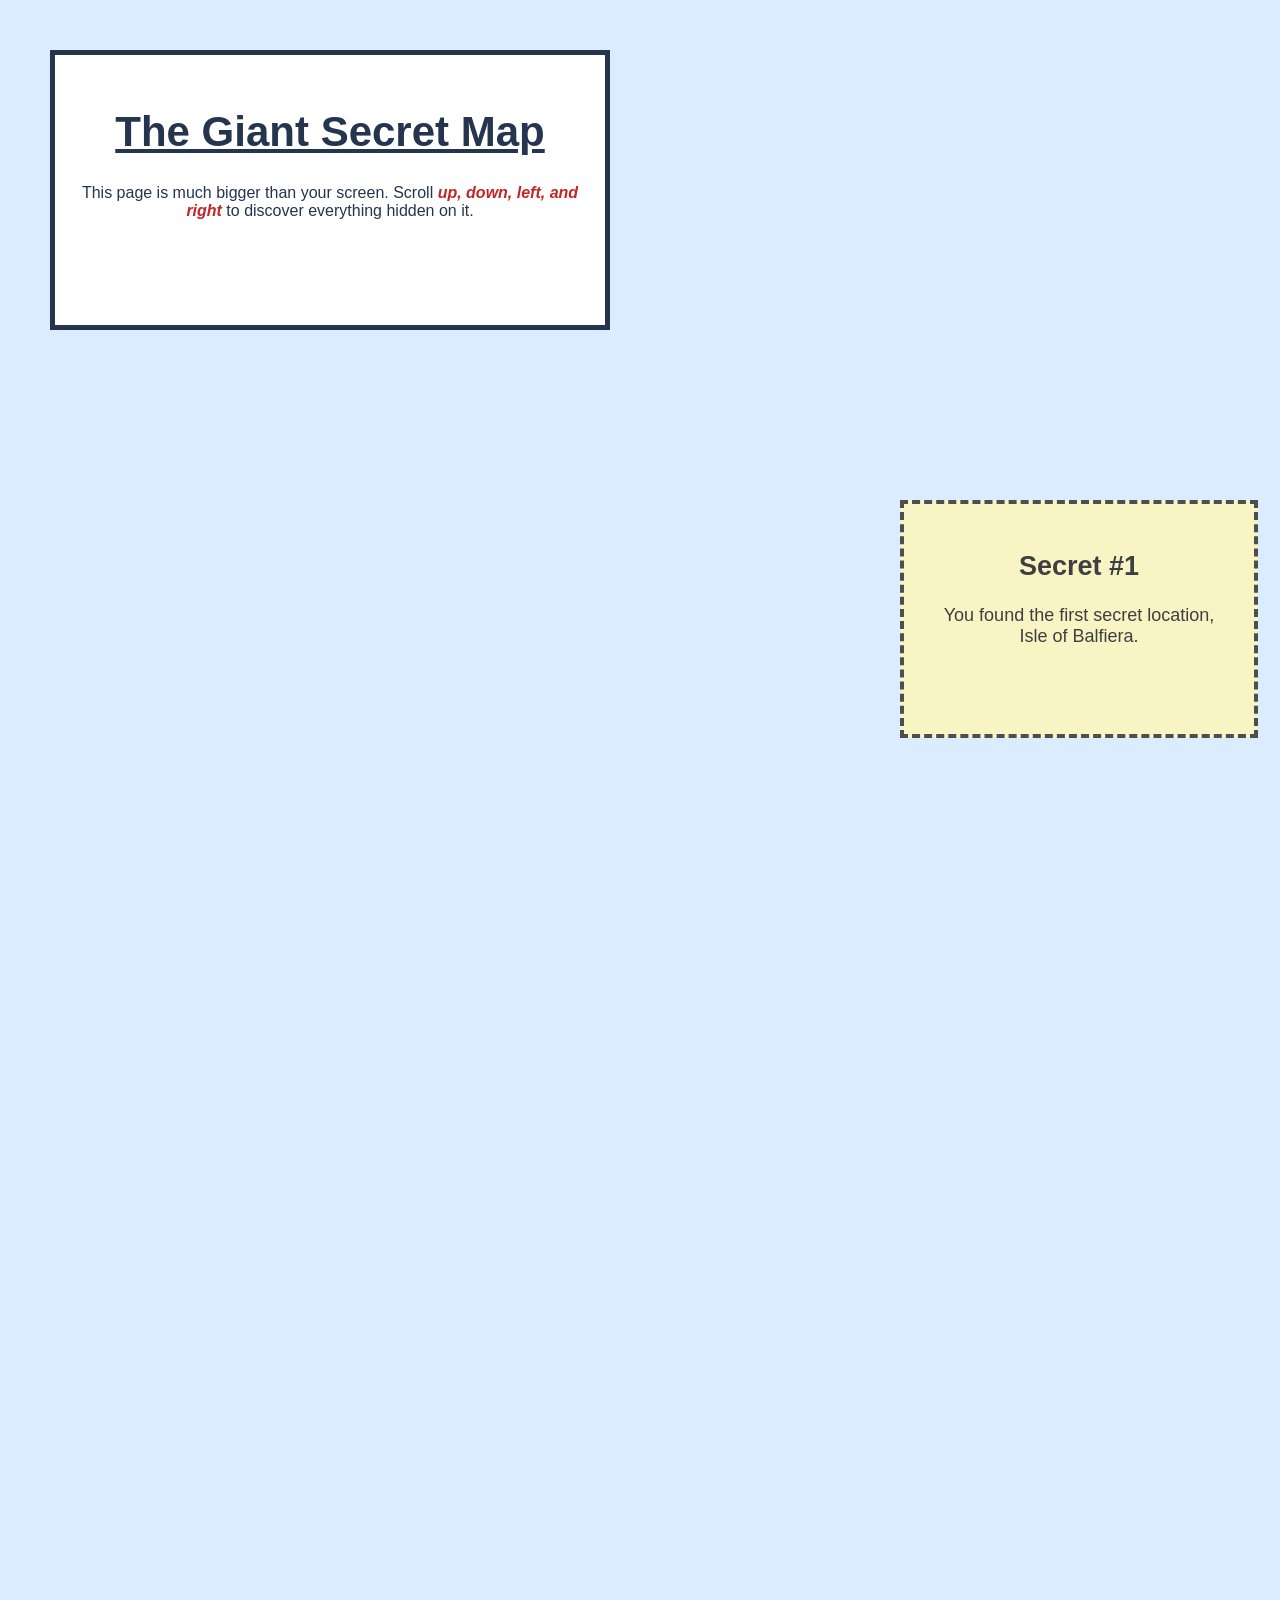
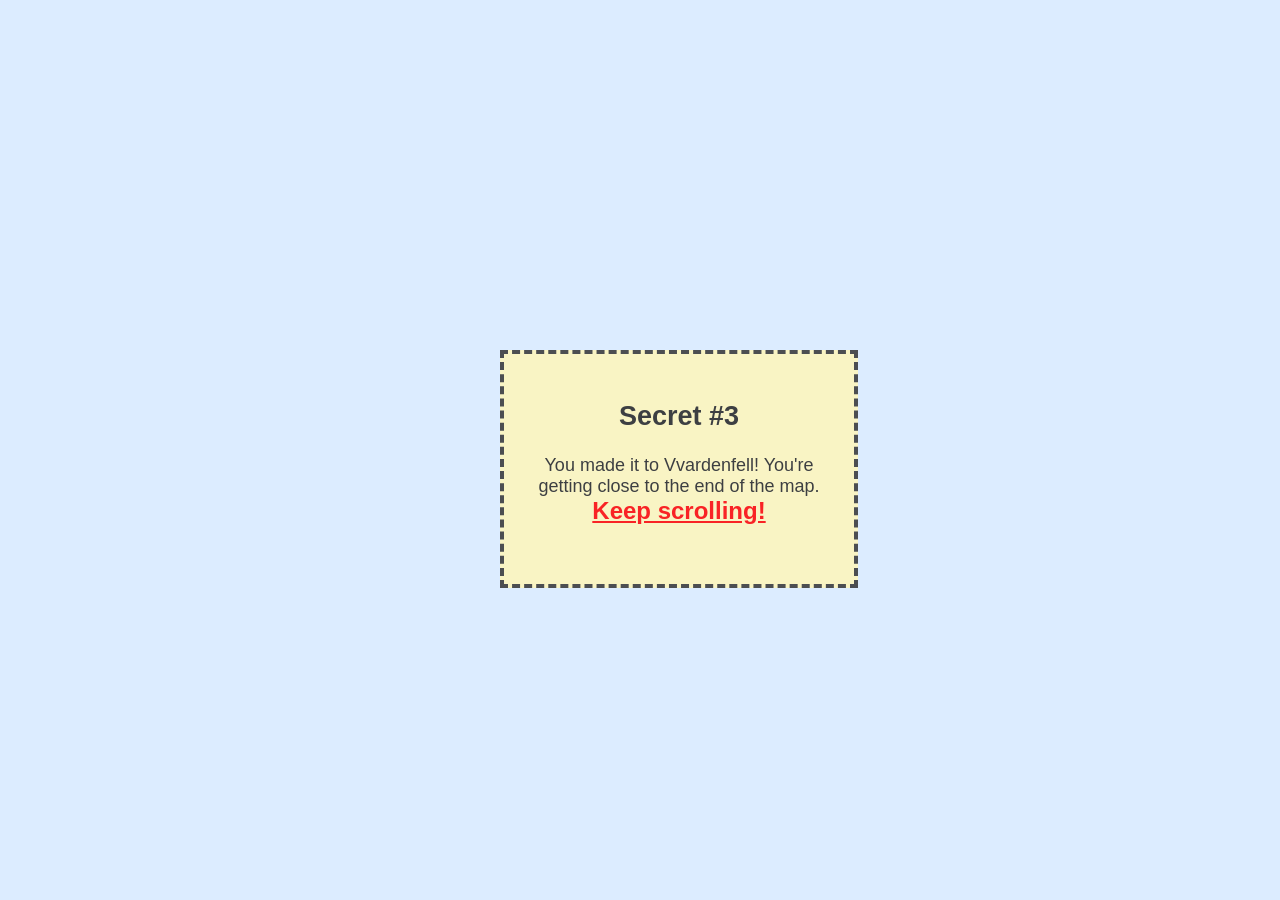
<file: bigwebsite/index.html>
<!DOCTYPE html>
<html lang="en">

<head>
    <meta charset="UTF-8">
    <meta name="viewport" content="width=device-width, initial-scale=1.0">
    <title>The Giant Secret Map</title>
    <link rel="stylesheet" href="css/style.css">
</head>

<body>
    <div id="welcome">
        <h1>The Giant Secret Map</h1>

        <p>
            This page is much bigger than your screen.
            Scroll <span class="important">up, down, left, and right</span>
            to discover everything hidden on it.
        </p>
    </div>


    <div class="secret secret-one">
        <h2>Secret #1</h2>
        <p>You found the first secret location, Isle of Balfiera.</p>
    </div>


    <div class="secret secret-two">
        <h2>Secret #2</h2>
        <p>
            You've made it to Skuldafn.
            You had to travel pretty far across the page to find this one.
        </p>
    </div>

    
    <img id="mystery-image"
         src="tamrielmap.jpg"
         alt="A mysterious image hidden on the giant webpage">


    <div class="secret secret-three">
        <h2>Secret #3</h2>

        <p>
            You made it to Vvardenfell!
            You're getting close to the end of the map.
            <span class="warning">Keep scrolling!</span>
        </p>
    </div>


    <div id="final-secret">
        <h2>FINAL SECRET</h2>

        <p>
            Congratulations! You made it all the way across the giant webpage.
            Perhaps the journey continues to Akavir?
        </p>
    </div>

</body>

</html>
</file>
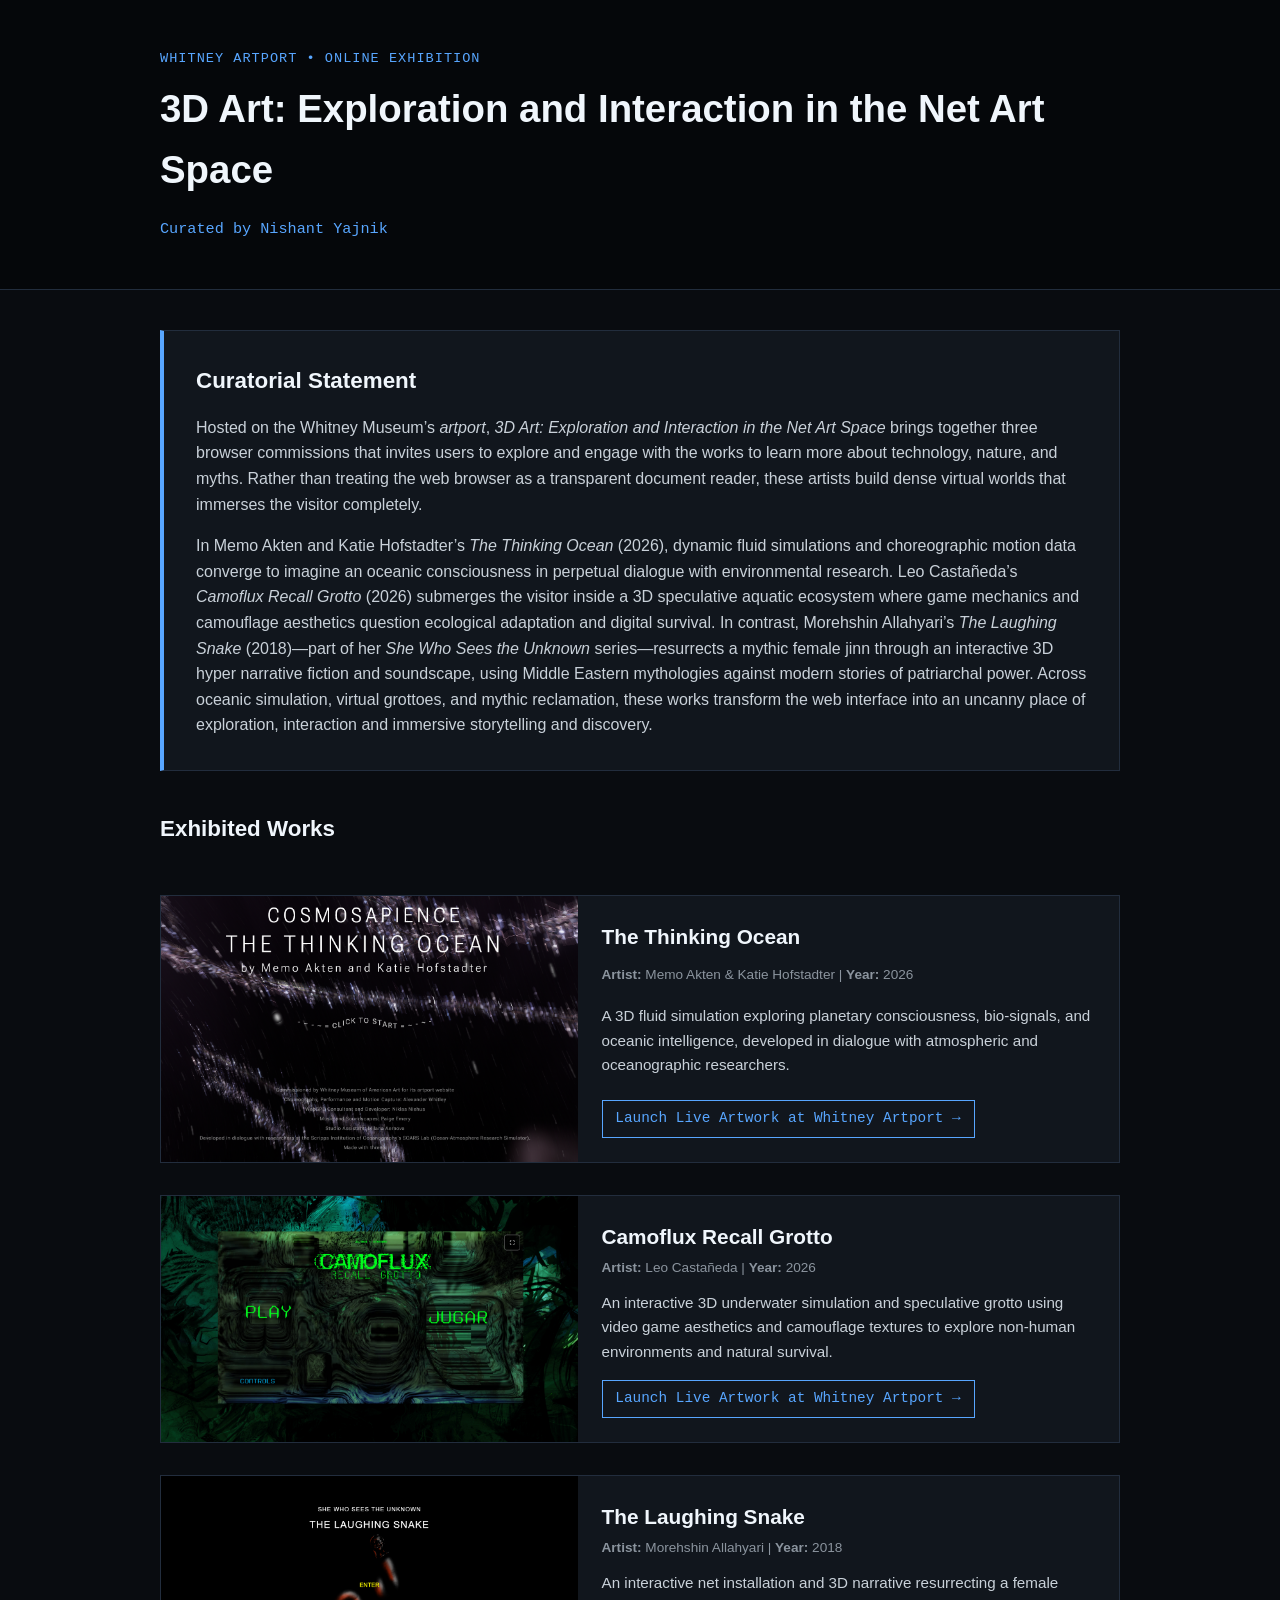
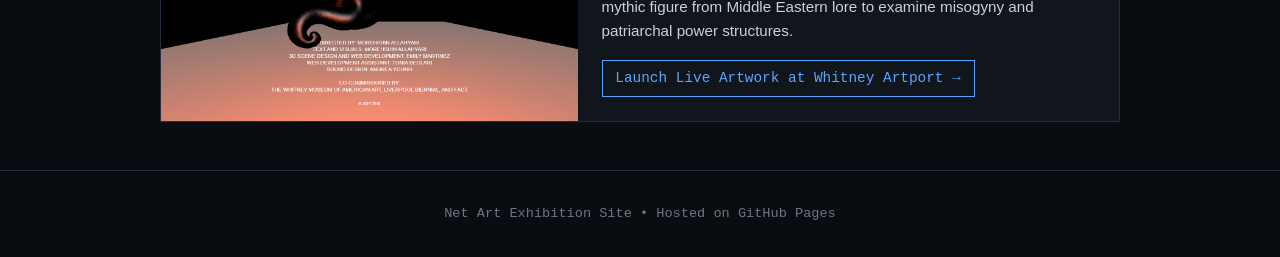
<file: exhibition/index.html>
<!DOCTYPE html>
<html lang="en">
<head>
  <meta charset="UTF-8">
  <meta name="viewport" content="width=device-width, initial-scale=1.0">
  <title>3D Art: Exploration and Interaction in the Net Art Space</title>
  <link rel="stylesheet" href="css/style.css">
</head>
<body>

  <header class="header">
    <div class="container">
      <p class="tagline">Whitney Artport &bull; Online Exhibition</p>
      <h1>3D Art: Exploration and Interaction in the Net Art Space</h1>
      <p class="curator">Curated by Nishant Yajnik</p>
    </div>
  </header>

  <main class="container">
    <section class="curatorial-statement">
      <h3>Curatorial Statement</h3>
      <p>
        Hosted on the Whitney Museum’s <em>artport</em>, <em>3D Art: Exploration and Interaction in the Net Art Space</em> brings together three 
        browser commissions that invites users to explore and engage with the works to learn more about technology, nature, and myths. 
        Rather than treating the web browser as a transparent document reader, these artists build dense 
        virtual worlds that immerses the visitor completely.
      </p>
      <p>
        In Memo Akten and Katie Hofstadter’s <em>The Thinking Ocean</em> (2026), dynamic fluid simulations and choreographic motion data converge to imagine an oceanic consciousness in perpetual dialogue 
        with environmental research. Leo Castañeda’s <em>Camoflux Recall Grotto</em> (2026) submerges the visitor 
        inside a 3D speculative aquatic ecosystem where game mechanics and camouflage aesthetics question ecological 
        adaptation and digital survival. In contrast, Morehshin Allahyari’s <em>The Laughing Snake</em> (2018)—part 
        of her <em>She Who Sees the Unknown</em> series—resurrects a mythic female jinn through an interactive 3D 
        hyper narrative fiction and soundscape, using Middle Eastern mythologies against modern stories of patriarchal power. Across oceanic simulation, virtual grottoes, and mythic reclamation, these works 
        transform the web interface into an uncanny place of exploration, interaction and immersive storytelling and discovery.
      </p>
    </section>

    <section class="artworks-list">
      <h3>Exhibited Works</h3>

      <article class="artwork-card">
        <figure class="artwork-image">
          <img src="img/cosmos.png" alt="Screenshot of The Thinking Ocean interactive 3D ocean and particle simulator">
        </figure>
        <div class="artwork-info">
          <h4>The Thinking Ocean</h4>
          <p class="meta"><strong>Artist:</strong> Memo Akten &amp; Katie Hofstadter | <strong>Year:</strong> 2026</p>
          <p class="description">
            A 3D fluid simulation exploring planetary consciousness, bio-signals, and oceanic intelligence, developed in dialogue with atmospheric and oceanographic researchers.
          </p>
          <p class="link-wrapper">
            <a href="https://artport.whitney.org/commissions/the-thinking-ocean/" target="_blank" rel="noopener noreferrer">Launch Live Artwork at Whitney Artport &rarr;</a>
          </p>
        </div>
      </article>

      <article class="artwork-card">
        <figure class="artwork-image">
          <img src="img/camogrotto.png" alt="Screenshot of Camoflux Recall Grotto showing an underwater 3D environment with rock formations and a blue orb">
        </figure>
        <div class="artwork-info">
          <h4>Camoflux Recall Grotto</h4>
          <p class="meta"><strong>Artist:</strong> Leo Castañeda | <strong>Year:</strong> 2026</p>
          <p class="description">
            An interactive 3D underwater simulation and speculative grotto using video game aesthetics and camouflage textures to explore non-human environments and natural survival.
          </p>
          <p class="link-wrapper">
            <a href="https://artport.whitney.org/commissions/camoflux-recall-grotto/" target="_blank" rel="noopener noreferrer">Launch Live Artwork at Whitney Artport &rarr;</a>
          </p>
        </div>
      </article>

      <article class="artwork-card">
        <figure class="artwork-image">
          <img src="img/laughingsnake.png" alt="Screenshot of The Laughing Snake interactive 3D scene and narrative interface">
        </figure>
        <div class="artwork-info">
          <h4>The Laughing Snake</h4>
          <p class="meta"><strong>Artist:</strong> Morehshin Allahyari | <strong>Year:</strong> 2018</p>
          <p class="description">
            An interactive net installation and 3D narrative resurrecting a female mythic figure from Middle Eastern lore to examine misogyny and patriarchal power structures.
          </p>
          <p class="link-wrapper">
            <a href="https://artport.whitney.org/commissions/laughing-snake/index.html" target="_blank" rel="noopener noreferrer">Launch Live Artwork at Whitney Artport &rarr;</a>
          </p>
        </div>
      </article>

    </section>
  </main>

  <footer class="footer">
    <div class="container">
      <p>Net Art Exhibition Site &bull; Hosted on GitHub Pages</p>
    </div>
  </footer>

</body>
</html>
</file>
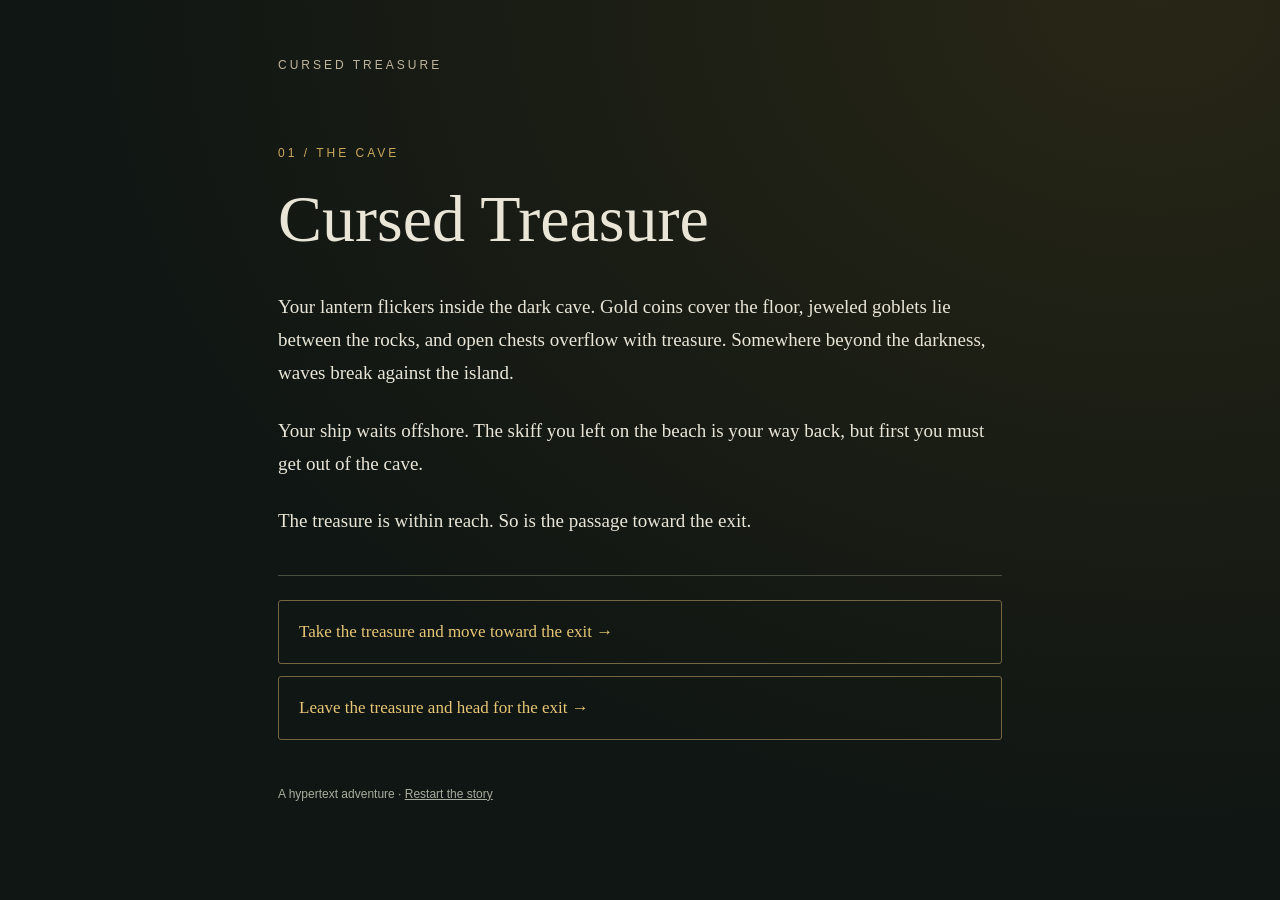
<file: hypertext/index.html>
<!DOCTYPE html>
<html lang="en"><head><meta charset="utf-8"><meta name="viewport" content="width=device-width, initial-scale=1"><meta name="description" content="Cursed Treasure: a branching cave adventure about temptation and escape."><title>Cursed Treasure — Cursed Treasure</title><link rel="stylesheet" href="style.css"></head><body><main><a class="brand" href="index.html">Cursed Treasure</a><div class="label">01 / The cave</div><h1>Cursed Treasure</h1><p>Your lantern flickers inside the dark cave. Gold coins cover the floor, jeweled goblets lie between the rocks, and open chests overflow with treasure. Somewhere beyond the darkness, waves break against the island.</p><p>Your ship waits offshore. The skiff you left on the beach is your way back, but first you must get out of the cave.</p><p>The treasure is within reach. So is the passage toward the exit.</p><nav aria-label="Story choices"><a href="take.html">Take the treasure and move toward the exit <span aria-hidden="true">→</span></a><a href="leave.html">Leave the treasure and head for the exit <span aria-hidden="true">→</span></a></nav><footer>A hypertext adventure · <a href="index.html">Restart the story</a></footer></main></body></html>
</file>
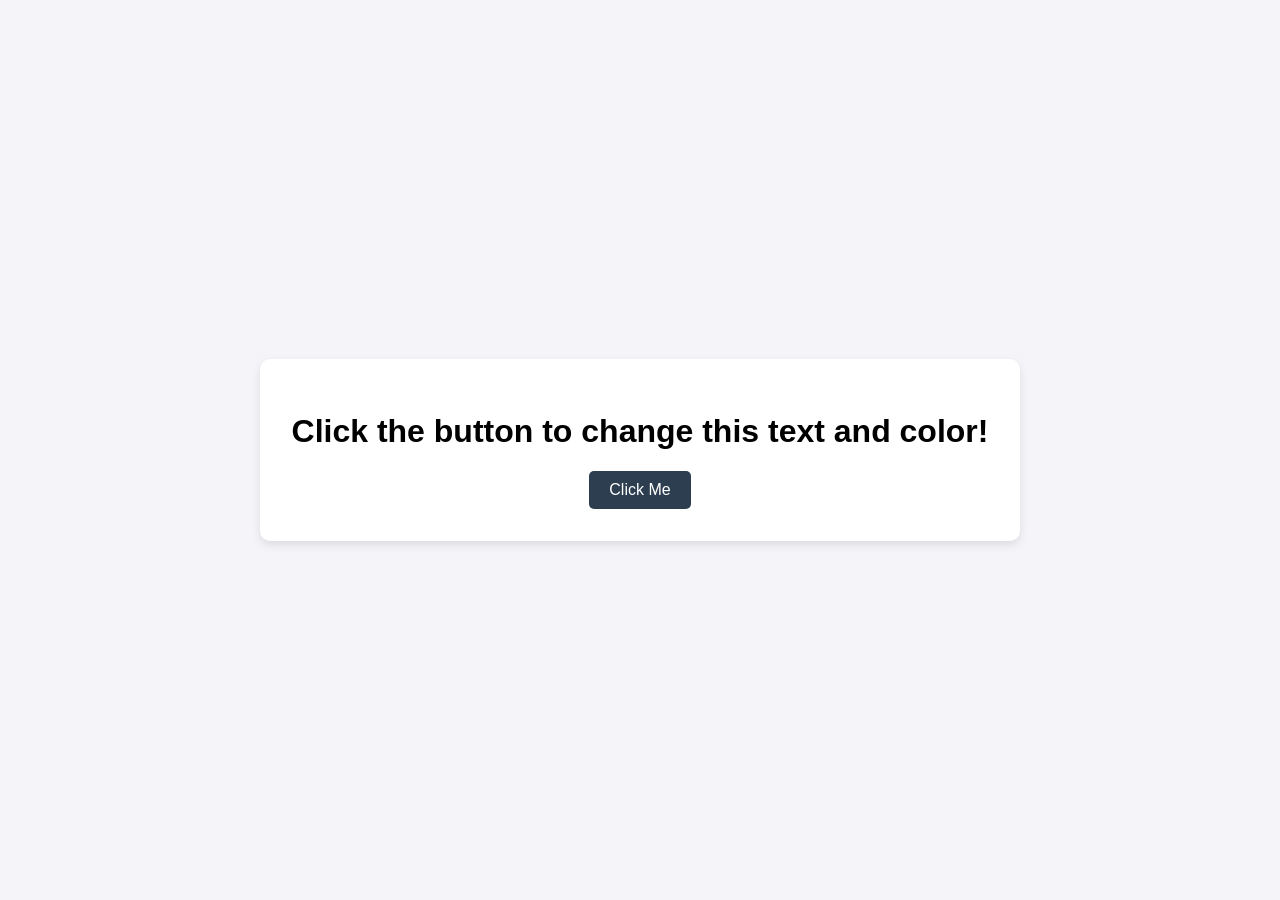
<file: jstest/index.html>
<!DOCTYPE html>
<html lang="en">
<head>
  <meta charset="UTF-8">
  <meta name="viewport" content="width=device-width, initial-scale=1.0">
  <title>JS Test Exercise</title>
  <link rel="stylesheet" href="css/style.css">
</head>
<body>

  <div class="container">
    <h1 id="main-heading">Click the button to change this text and color!</h1>
    <button id="change-btn">Click Me</button>
  </div>
  <script src="js/script.js"></script>
</body>
</html>
</file>
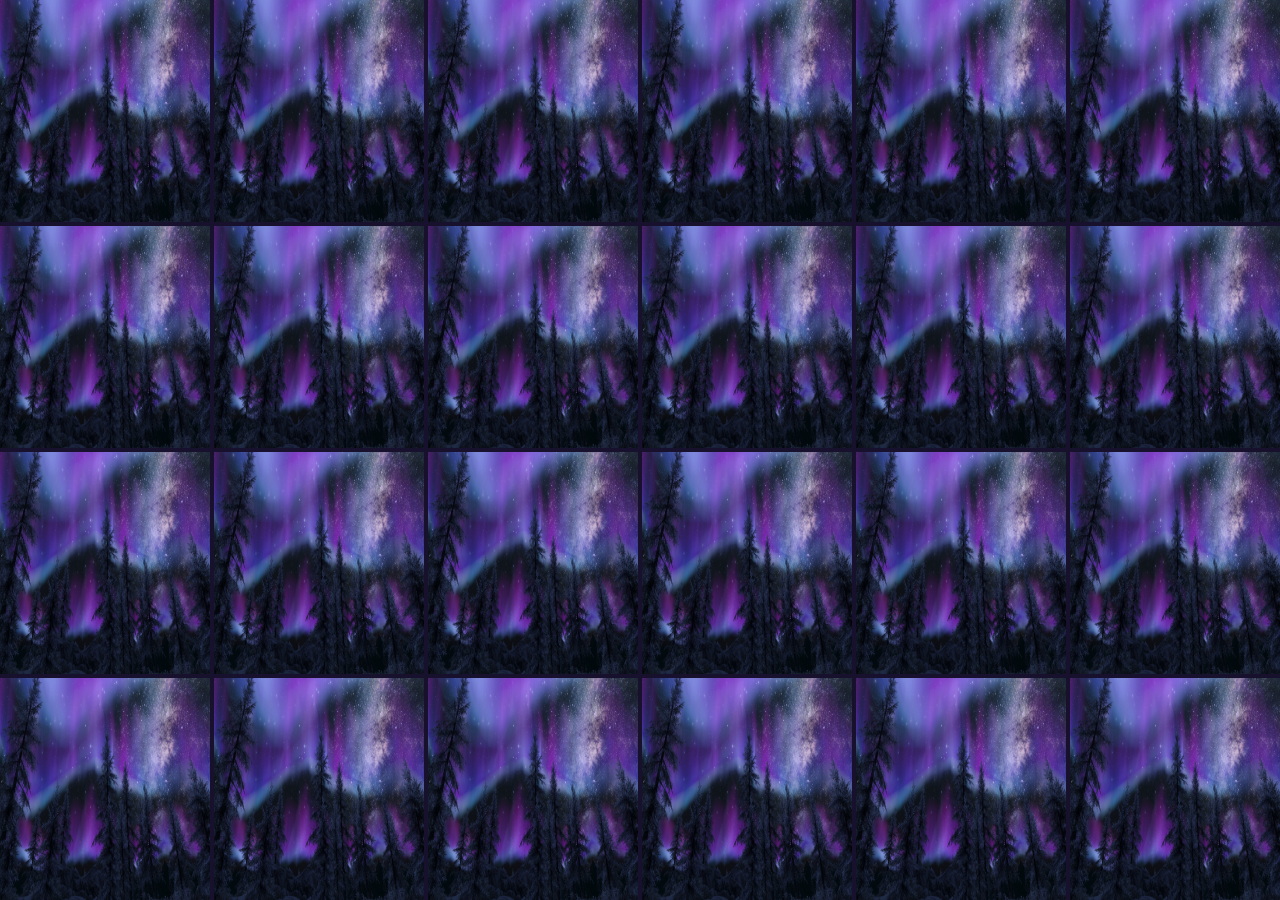
<file: quilt/index.html>
<!DOCTYPE html>
<html lang="en">
<head>
    <meta charset="UTF-8">
    <meta name="viewport" content="width=device-width, initial-scale=1.0">
    <title>Aurora Geometric Quilt</title>
    <link rel="stylesheet" href="css/style.css">
</head>
<body>

    <div class="quilt">
        <div class="tile"></div>
        <div class="tile"></div>
        <div class="tile"></div>
        <div class="tile"></div>
        <div class="tile"></div>
        <div class="tile"></div>

        <div class="tile"></div>
        <div class="tile"></div>
        <div class="tile"></div>
        <div class="tile"></div>
        <div class="tile"></div>
        <div class="tile"></div>

        <div class="tile"></div>
        <div class="tile"></div>
        <div class="tile"></div>
        <div class="tile"></div>
        <div class="tile"></div>
        <div class="tile"></div>

        <div class="tile"></div>
        <div class="tile"></div>
        <div class="tile"></div>
        <div class="tile"></div>
        <div class="tile"></div>
        <div class="tile"></div>
    </div>

</body>
</html>
</file>
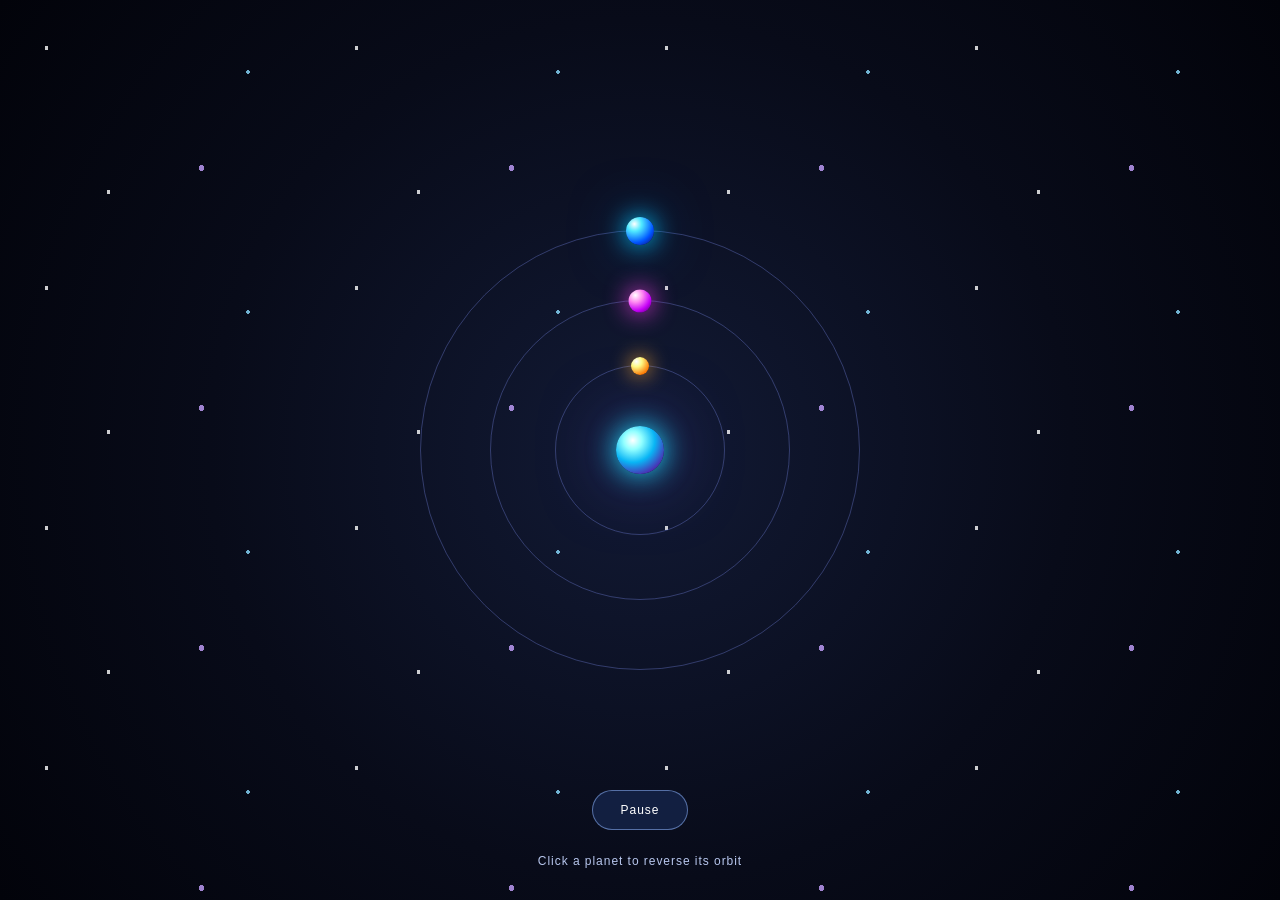
<file: screensaver/index.html>
<!DOCTYPE html>
<html lang="en">
<head>
    <meta charset="UTF-8">
    <meta name="viewport" content="width=device-width, initial-scale=1.0">
    <title>Nishant's Animated Screensaver</title>
    <link rel="stylesheet" href="css/style.css">
</head>
<body>

<main class="screen">

    
    <input type="checkbox" id="pause" class="toggle">
    <input type="checkbox" id="blue-reverse" class="toggle">
    <input type="checkbox" id="pink-reverse" class="toggle">
    <input type="checkbox" id="amber-reverse" class="toggle">

    <div class="stars"></div>

    <div class="orbit orbit-outer">
        <label for="blue-reverse"
               class="planet blue"
               title="Reverse blue orbit"></label>
    </div>

    <div class="orbit orbit-middle">
        <label for="pink-reverse"
               class="planet pink"
               title="Reverse pink orbit"></label>
    </div>

    <div class="orbit orbit-inner">
        <label for="amber-reverse"
               class="planet amber"
               title="Reverse amber orbit"></label>
    </div>

    <div class="sun"></div>

    <div class="controls">
        <label for="pause" class="pause-button">
            <span class="pause-text">Pause</span>
            <span class="resume-text">Resume</span>
        </label>
        <p>Click a planet to reverse its orbit</p>
    </div>

</main>

</body>
</html>
</file>
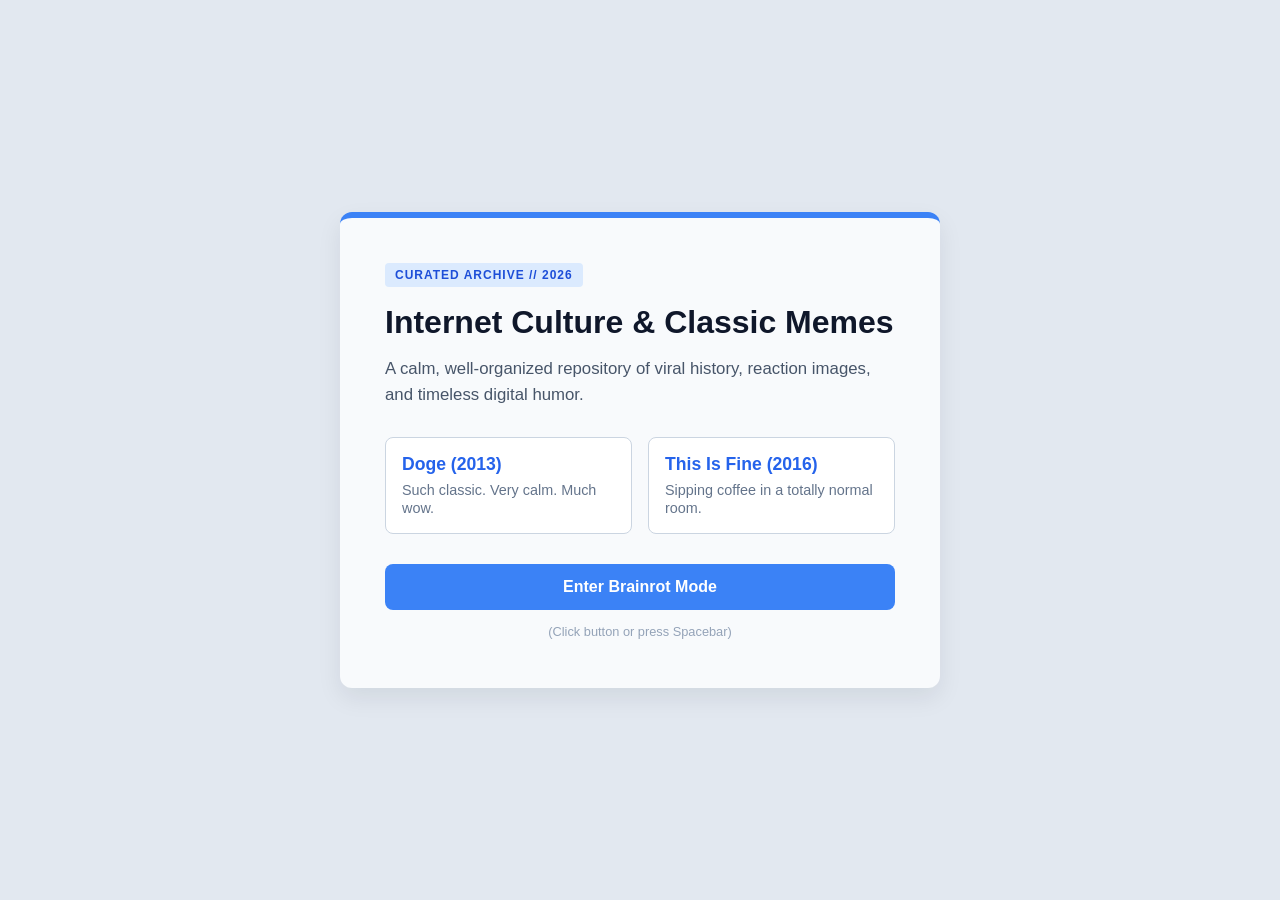
<file: transformation/index.html>
<!DOCTYPE html>
<html lang="en">
<head>
  <meta charset="UTF-8">
  <meta name="viewport" content="width=device-width, initial-scale=1.0">
  <title>The Meme Vault</title>
  <link rel="stylesheet" href="css/style.css">
</head>
<body>

  <main class="container" id="card">
    <span class="badge" id="badge">CURATED ARCHIVE // 2026</span>
    <h1 id="headline">Internet Culture & Classic Memes</h1>
    <p id="subtext">
      A calm, well-organized repository of viral history, reaction images, and timeless digital humor.
    </p>
    
    <div class="meme-grid">
      <div class="meme-card">
        <strong id="meme1-title">Doge (2013)</strong>
        <span id="meme1-desc">Such classic. Very calm. Much wow.</span>
      </div>
      <div class="meme-card">
        <strong id="meme2-title">This Is Fine (2016)</strong>
        <span id="meme2-desc">Sipping coffee in a totally normal room.</span>
      </div>
    </div>

    <button id="transform-btn">Enter Brainrot Mode</button>
    <p class="hint">(Click button or press Spacebar)</p>
  </main>

  <script src="js/script.js"></script>
</body>
</html>
</file>
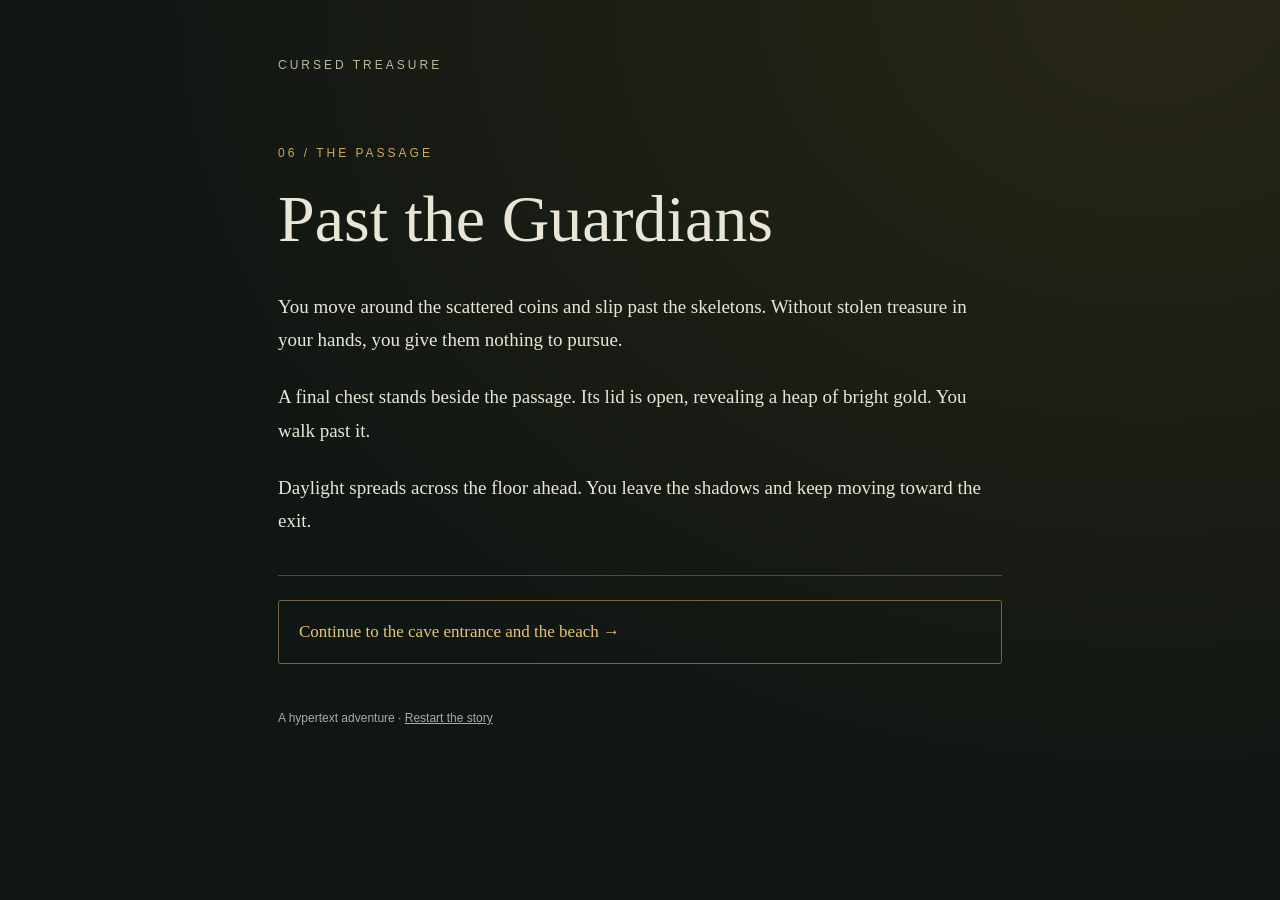
<file: hypertext/avoid.html>
<!DOCTYPE html>
<html lang="en"><head><meta charset="utf-8"><meta name="viewport" content="width=device-width, initial-scale=1"><meta name="description" content="Cursed Treasure: a branching cave adventure about temptation and escape."><title>Past the Guardians — Cursed Treasure</title><link rel="stylesheet" href="style.css"></head><body><main><a class="brand" href="index.html">Cursed Treasure</a><div class="label">06 / The passage</div><h1>Past the Guardians</h1><p>You move around the scattered coins and slip past the skeletons. Without stolen treasure in your hands, you give them nothing to pursue.</p><p>A final chest stands beside the passage. Its lid is open, revealing a heap of bright gold. You walk past it.</p><p>Daylight spreads across the floor ahead. You leave the shadows and keep moving toward the exit.</p><nav aria-label="Story choices"><a href="escape.html">Continue to the cave entrance and the beach <span aria-hidden="true">→</span></a></nav><footer>A hypertext adventure · <a href="index.html">Restart the story</a></footer></main></body></html>
</file>
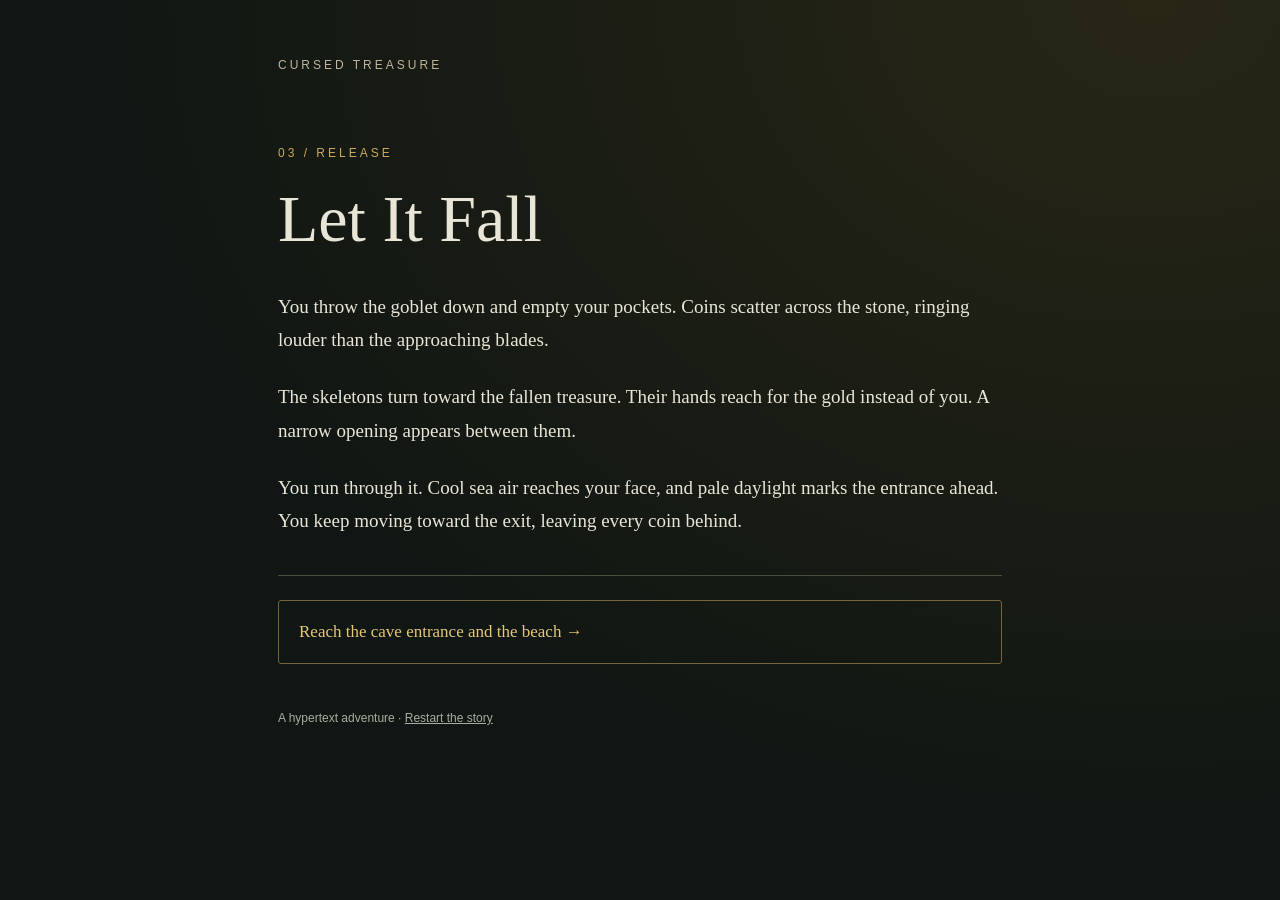
<file: hypertext/drop.html>
<!DOCTYPE html>
<html lang="en"><head><meta charset="utf-8"><meta name="viewport" content="width=device-width, initial-scale=1"><meta name="description" content="Cursed Treasure: a branching cave adventure about temptation and escape."><title>Let It Fall — Cursed Treasure</title><link rel="stylesheet" href="style.css"></head><body><main><a class="brand" href="index.html">Cursed Treasure</a><div class="label">03 / Release</div><h1>Let It Fall</h1><p>You throw the goblet down and empty your pockets. Coins scatter across the stone, ringing louder than the approaching blades.</p><p>The skeletons turn toward the fallen treasure. Their hands reach for the gold instead of you. A narrow opening appears between them.</p><p>You run through it. Cool sea air reaches your face, and pale daylight marks the entrance ahead. You keep moving toward the exit, leaving every coin behind.</p><nav aria-label="Story choices"><a href="escape.html">Reach the cave entrance and the beach <span aria-hidden="true">→</span></a></nav><footer>A hypertext adventure · <a href="index.html">Restart the story</a></footer></main></body></html>
</file>
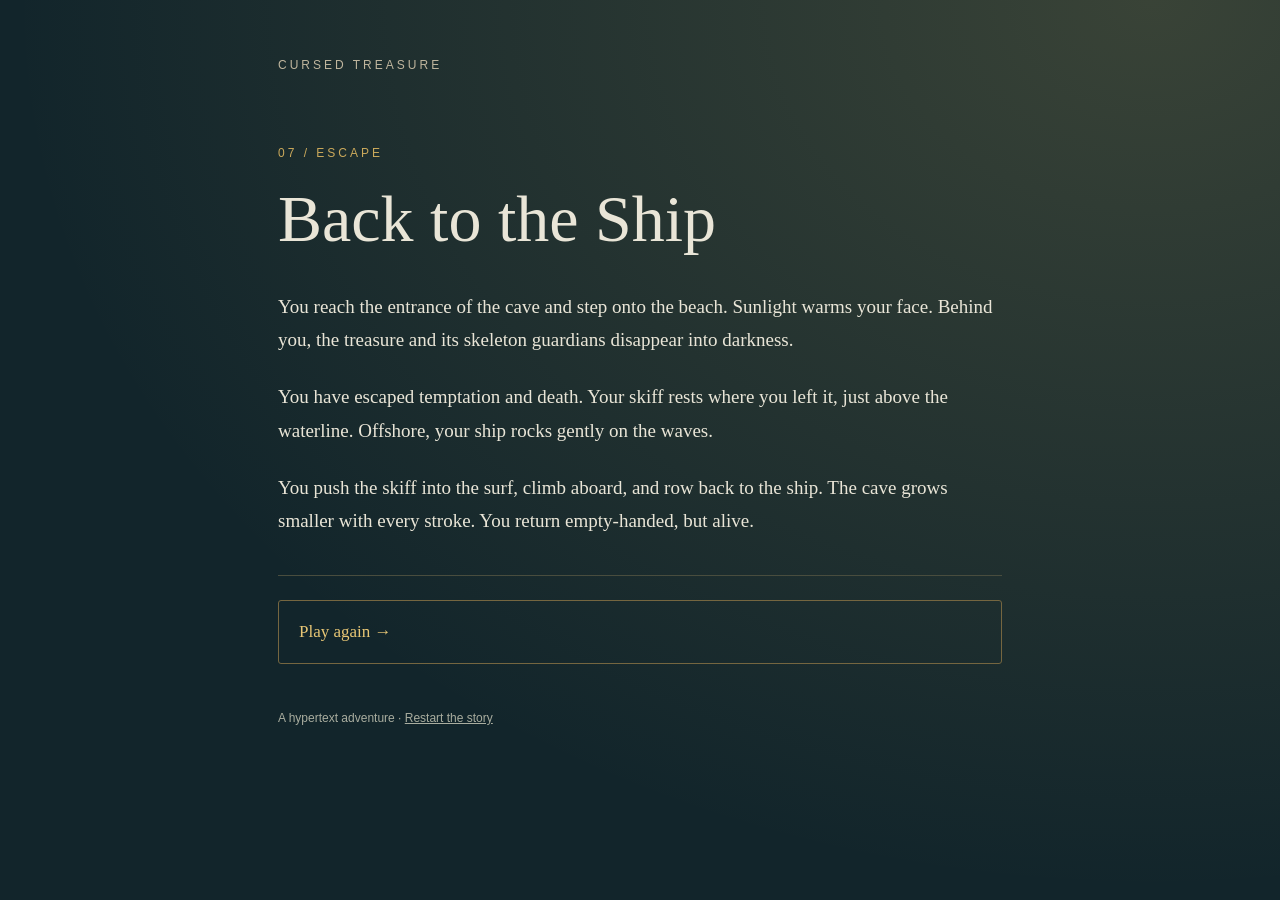
<file: hypertext/escape.html>
<!DOCTYPE html>
<html lang="en"><head><meta charset="utf-8"><meta name="viewport" content="width=device-width, initial-scale=1"><meta name="description" content="Cursed Treasure: a branching cave adventure about temptation and escape."><title>Back to the Ship — Cursed Treasure</title><link rel="stylesheet" href="style.css"></head><body class="escape"><main><a class="brand" href="index.html">Cursed Treasure</a><div class="label">07 / Escape</div><h1>Back to the Ship</h1><p>You reach the entrance of the cave and step onto the beach. Sunlight warms your face. Behind you, the treasure and its skeleton guardians disappear into darkness.</p><p>You have escaped temptation and death. Your skiff rests where you left it, just above the waterline. Offshore, your ship rocks gently on the waves.</p><p>You push the skiff into the surf, climb aboard, and row back to the ship. The cave grows smaller with every stroke. You return empty-handed, but alive.</p><nav aria-label="Story choices"><a href="index.html">Play again <span aria-hidden="true">→</span></a></nav><footer>A hypertext adventure · <a href="index.html">Restart the story</a></footer></main></body></html>
</file>
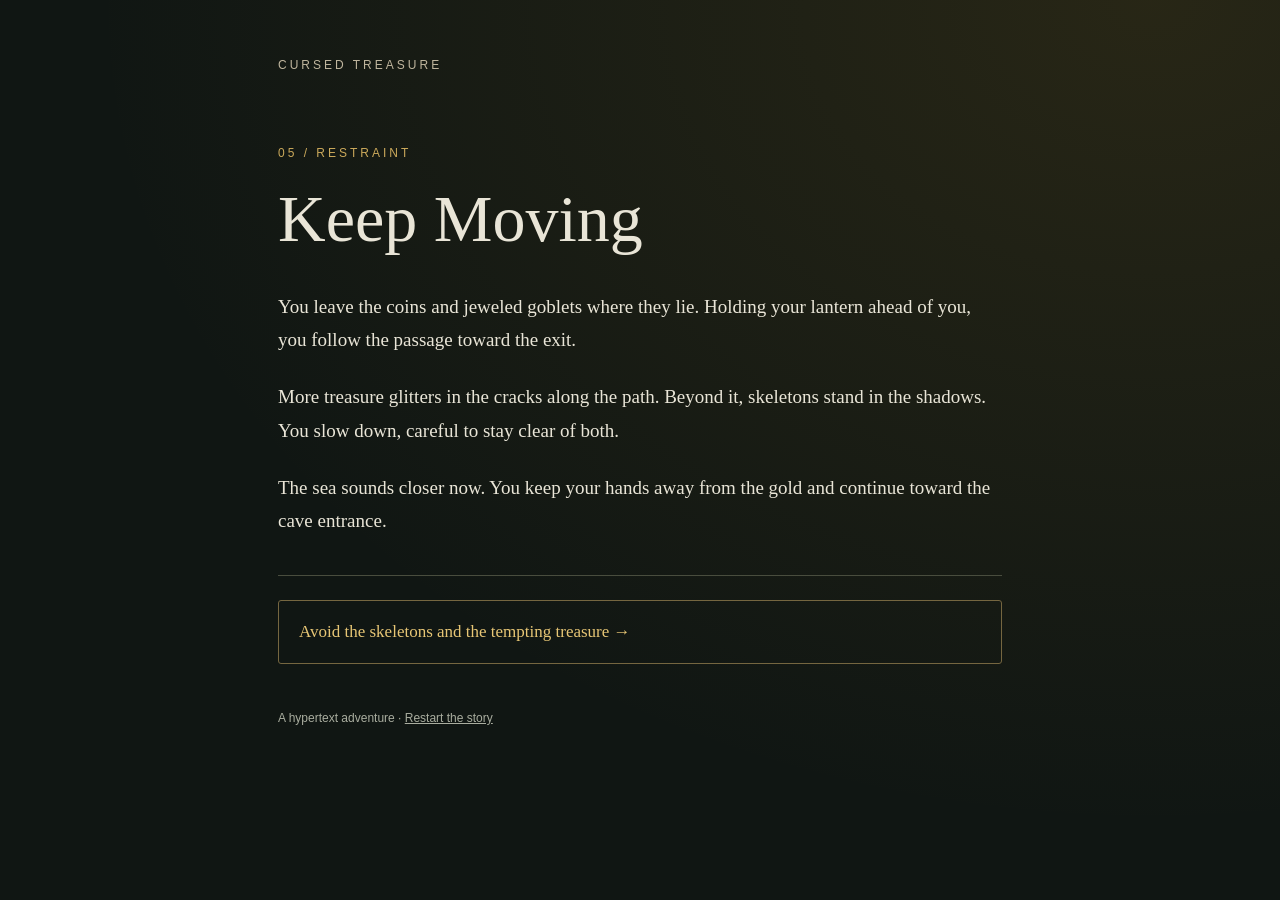
<file: hypertext/leave.html>
<!DOCTYPE html>
<html lang="en"><head><meta charset="utf-8"><meta name="viewport" content="width=device-width, initial-scale=1"><meta name="description" content="Cursed Treasure: a branching cave adventure about temptation and escape."><title>Keep Moving — Cursed Treasure</title><link rel="stylesheet" href="style.css"></head><body><main><a class="brand" href="index.html">Cursed Treasure</a><div class="label">05 / Restraint</div><h1>Keep Moving</h1><p>You leave the coins and jeweled goblets where they lie. Holding your lantern ahead of you, you follow the passage toward the exit.</p><p>More treasure glitters in the cracks along the path. Beyond it, skeletons stand in the shadows. You slow down, careful to stay clear of both.</p><p>The sea sounds closer now. You keep your hands away from the gold and continue toward the cave entrance.</p><nav aria-label="Story choices"><a href="avoid.html">Avoid the skeletons and the tempting treasure <span aria-hidden="true">→</span></a></nav><footer>A hypertext adventure · <a href="index.html">Restart the story</a></footer></main></body></html>
</file>
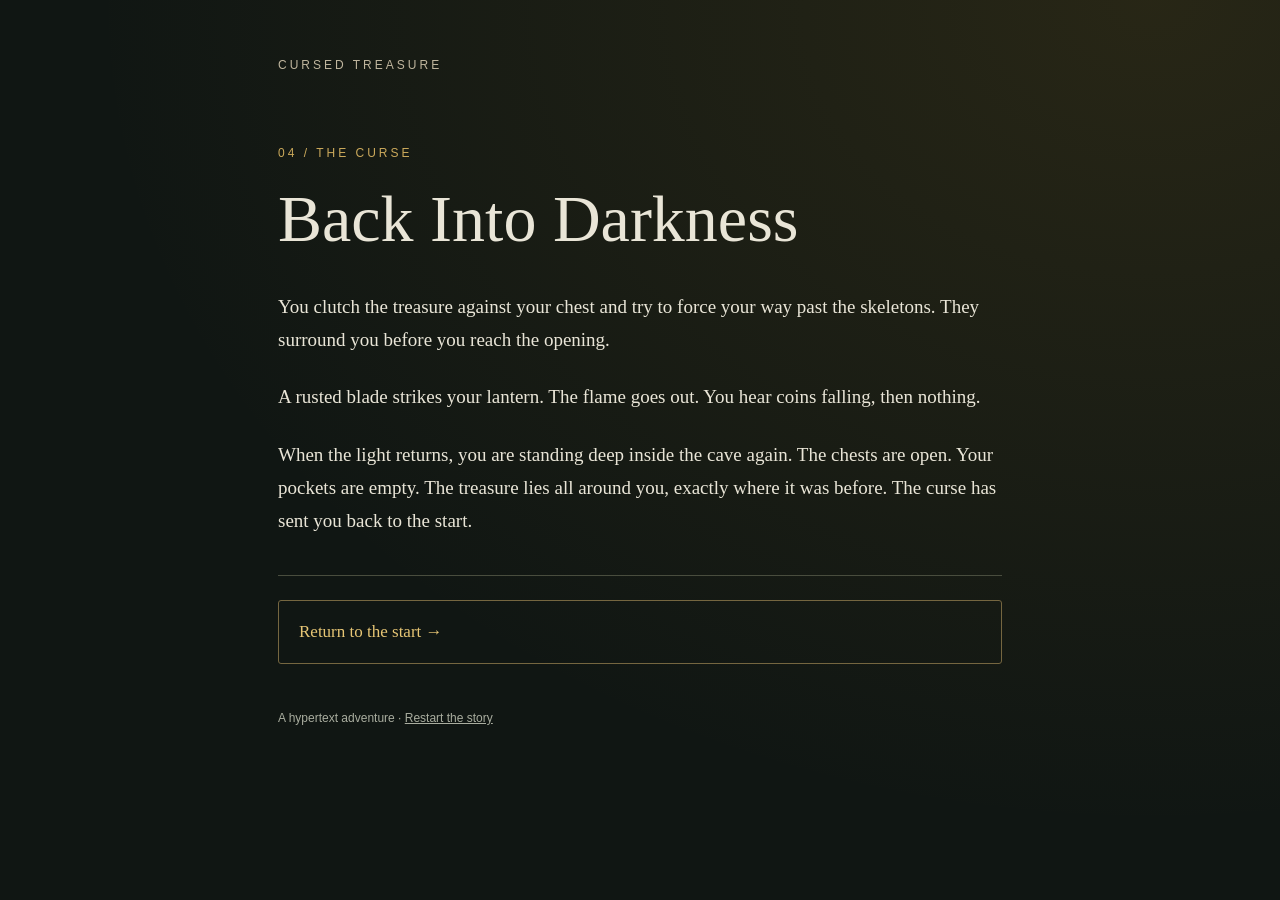
<file: hypertext/reset.html>
<!DOCTYPE html>
<html lang="en"><head><meta charset="utf-8"><meta name="viewport" content="width=device-width, initial-scale=1"><meta name="description" content="Cursed Treasure: a branching cave adventure about temptation and escape."><title>Back Into Darkness — Cursed Treasure</title><link rel="stylesheet" href="style.css"></head><body><main><a class="brand" href="index.html">Cursed Treasure</a><div class="label">04 / The curse</div><h1>Back Into Darkness</h1><p>You clutch the treasure against your chest and try to force your way past the skeletons. They surround you before you reach the opening.</p><p>A rusted blade strikes your lantern. The flame goes out. You hear coins falling, then nothing.</p><p>When the light returns, you are standing deep inside the cave again. The chests are open. Your pockets are empty. The treasure lies all around you, exactly where it was before. The curse has sent you back to the start.</p><nav aria-label="Story choices"><a href="index.html">Return to the start <span aria-hidden="true">→</span></a></nav><footer>A hypertext adventure · <a href="index.html">Restart the story</a></footer></main></body></html>
</file>
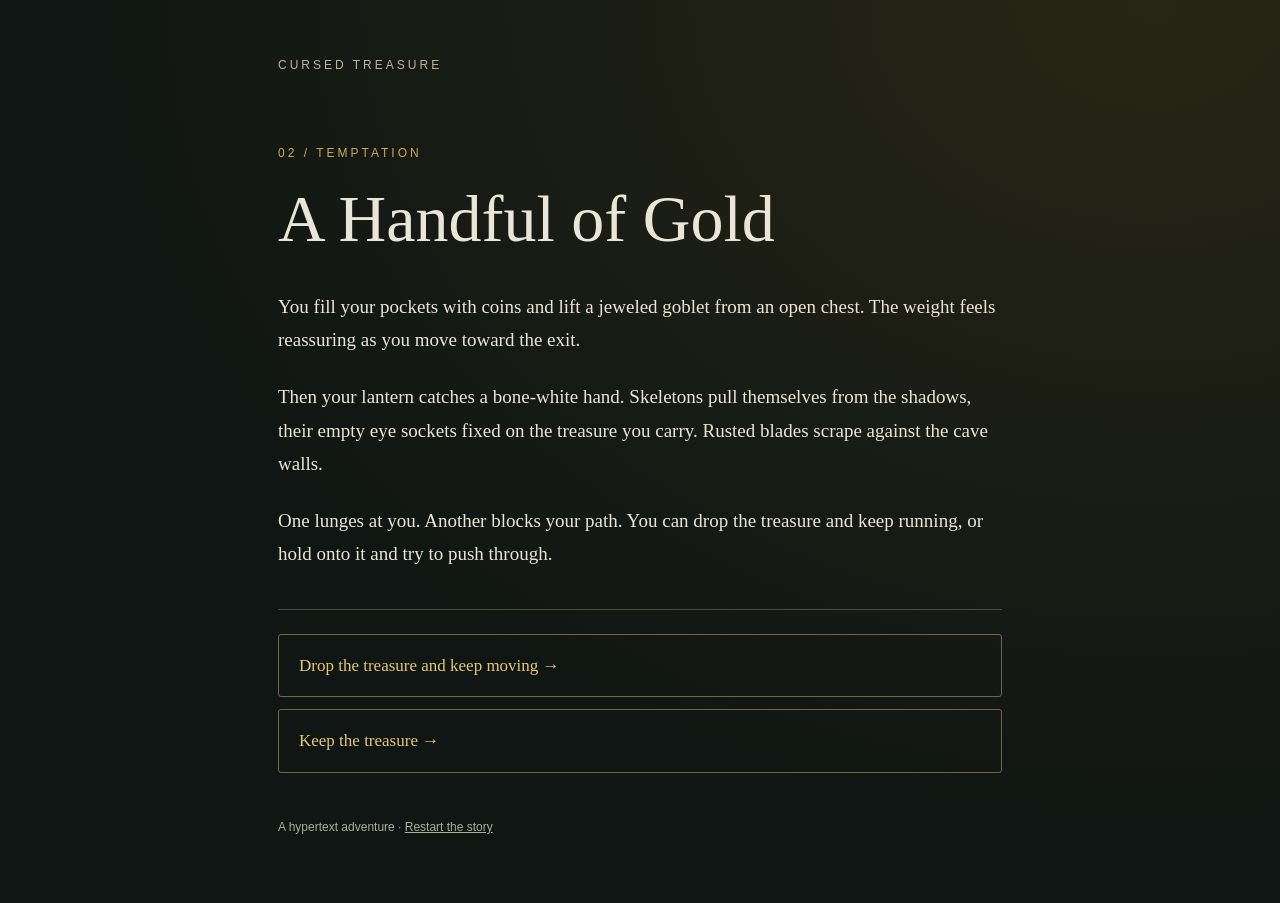
<file: hypertext/take.html>
<!DOCTYPE html>
<html lang="en"><head><meta charset="utf-8"><meta name="viewport" content="width=device-width, initial-scale=1"><meta name="description" content="Cursed Treasure: a branching cave adventure about temptation and escape."><title>A Handful of Gold — Cursed Treasure</title><link rel="stylesheet" href="style.css"></head><body><main><a class="brand" href="index.html">Cursed Treasure</a><div class="label">02 / Temptation</div><h1>A Handful of Gold</h1><p>You fill your pockets with coins and lift a jeweled goblet from an open chest. The weight feels reassuring as you move toward the exit.</p><p>Then your lantern catches a bone-white hand. Skeletons pull themselves from the shadows, their empty eye sockets fixed on the treasure you carry. Rusted blades scrape against the cave walls.</p><p>One lunges at you. Another blocks your path. You can drop the treasure and keep running, or hold onto it and try to push through.</p><nav aria-label="Story choices"><a href="drop.html">Drop the treasure and keep moving <span aria-hidden="true">→</span></a><a href="reset.html">Keep the treasure <span aria-hidden="true">→</span></a></nav><footer>A hypertext adventure · <a href="index.html">Restart the story</a></footer></main></body></html>
</file>
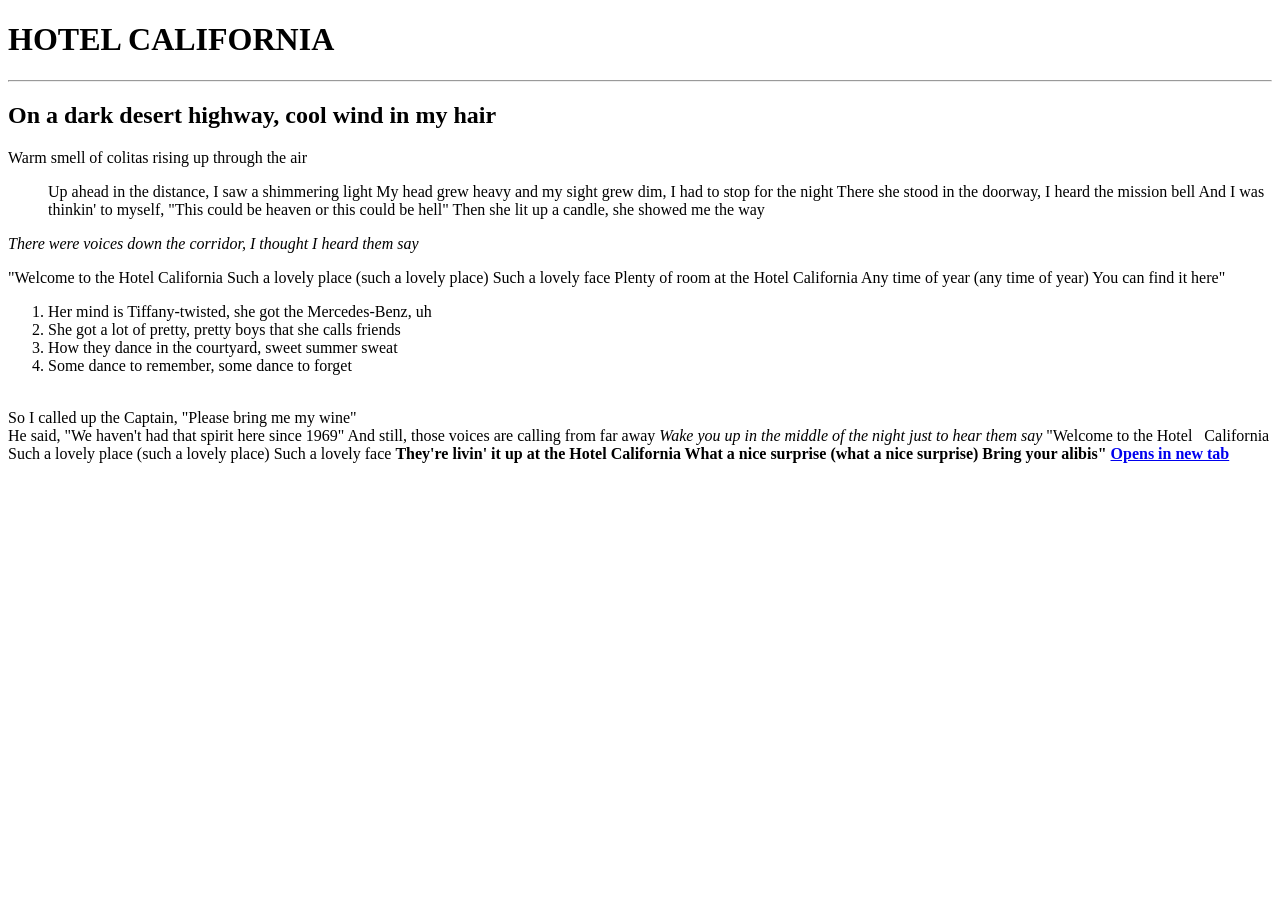
<file: poem/poem.html>
<!DOCTYPE html>
<html lang="en">
    <head>
        <meta charset = "UTF-8">
        <title>Nishant's HTML Document</title>
        <meta name = "viewport" content = "width = device - width, inital - scale = 1">
    </head>
    <body>
        <h1>HOTEL CALIFORNIA</h1>
        <hr>
        <h2>On a dark desert highway, cool wind in my hair</h2>
        Warm smell of colitas rising up through the air
        <ul>Up ahead in the distance, I saw a shimmering light
            My head grew heavy and my sight grew dim, I had to stop for the night
            There she stood in the doorway, I heard the mission bell
            And I was thinkin' to myself, "This could be heaven or this could be hell"
            Then she lit up a candle, she showed me the way
        </ul>
        <em>There were voices down the corridor, I thought I heard them say</em>
        <p>"Welcome to the Hotel California
        Such a lovely place (such a lovely place)
        Such a lovely face
        Plenty of room at the Hotel California
        Any time of year (any time of year)
        You can find it here"</p>
        <ol>
            <li>Her mind is Tiffany-twisted, she got the Mercedes-Benz, uh</li>
            <li>She got a lot of pretty, pretty boys that she calls friends</li>
            <li>How they dance in the courtyard, sweet summer sweat</li>
            <li>Some dance to remember, some dance to forget</li>
        </ol>
        <br>
        So I called up the Captain, "Please bring me my wine"
        <br>
        He said, "We haven't had that spirit here since 1969"
        And still, those voices are calling from far away
        <em>Wake you up in the middle of the night just to hear them say</em>
        "Welcome to the Hotel &nbsp; California
        Such a lovely place (such a lovely place)
        Such a lovely face
        <b>They're livin' it up at the Hotel California<b>
        What a nice surprise (what a nice surprise)
        Bring your alibis"
        <a href = "https://www.google.com/" target = "blank">Opens in new tab</a>
    </body>
</html>
</file>
<file: bigwebsite/css/style.css>
html,
body 
{
    position: relative;

    min-width: 2500px;
    min-height: 2500px;

    margin: 0;
    padding: 0;

    background-color: #dcecff;

    font-family: Arial, Helvetica, sans-serif;

    overflow: auto;
}

#welcome 
{
    width: 500px;
    height: 220px;

    margin: 50px;
    padding: 25px;

    border: 5px solid #25344f;

    background-color: white;
    color: #25344f;

    text-align: center;
}

h1 
{
    font-size: 42px;
    font-weight: bold;
    text-decoration: underline;
}

.important 
{
    color: #c22626;
    font-weight: bold;
    font-style: italic;
}

.secret 
{
    position: absolute;

    width: 300px;
    height: 180px;

    padding: 25px;

    border: 4px dashed #333333;

    background-color: #fff6ba;
    color: #222222;

    font-size: 18px;

    text-align: center;

    opacity: 0.85;
}

.secret-one 
{
    top: 500px;
    left: 900px;
}


.secret-two 
{
    top: 1100px;
    left: 1800px;
}


.secret-three 
{
    top: 1950px;
    left: 500px;
}

.warning 
{
    color: red;
    font-size: 24px;
    font-weight: bold;
    text-decoration: underline;
}


#mystery-image 
{
    position: absolute;

    top: 700px;
    left: 2000px;

    width: 350px;
    height: 350px;

    border: 10px solid white;

    opacity: 0.75;

    z-index: 1;
}


#final-secret {
    position: absolute;

    top: 2150px;
    left: 2050px;

    width: 350px;
    height: 200px;

    padding: 30px;

    margin: 20px;

    border: 8px solid #8b0000;

    background-color: #ffdddd;
    color: #8b0000;

    font-family: Georgia, serif;
    font-size: 22px;
    font-style: italic;
    font-weight: bold;

    text-align: center;

    text-decoration: underline;

    z-index: 2;
}
</file>
<file: exhibition/css/style.css>
:root {
  --bg: #090c10;
  --panel: #11161d;
  --border: #222d3d;
  --accent: #58a6ff;
  --text: #c9d1d9;
  --heading: #f0f6fc;
}

* {
  box-sizing: border-box;
  margin: 0;
  padding: 0;
}

body {
  background-color: var(--bg);
  color: var(--text);
  font-family: -apple-system, BlinkMacSystemFont, "Segoe UI", Roboto, Helvetica, Arial, sans-serif;
  line-height: 1.6;
}

.container {
  width: 90%;
  max-width: 960px;
  margin: 0 auto;
}

.header {
  padding: 3rem 0;
  border-bottom: 1px solid var(--border);
  background-color: #05070a;
}

.tagline {
  font-family: monospace;
  font-size: 0.85rem;
  color: var(--accent);
  text-transform: uppercase;
  letter-spacing: 1px;
}

.header h1 {
  font-size: 2.4rem;
  color: var(--heading);
  margin-top: 0.5rem;
}

.header h2 {
  font-size: 1.15rem;
  color: #8b949e;
  font-weight: 400;
  margin-top: 0.25rem;
}

.curator {
  margin-top: 1rem;
  font-family: monospace;
  font-size: 0.95rem;
  color: var(--accent);
}

.curatorial-statement {
  background-color: var(--panel);
  border: 1px solid var(--border);
  border-left: 4px solid var(--accent);
  padding: 2rem;
  margin: 2.5rem 0;
}

.curatorial-statement h3,
.artworks-list h3 {
  color: var(--heading);
  font-size: 1.4rem;
  margin-bottom: 1rem;
}

.curatorial-statement p {
  margin-bottom: 1rem;
}

.curatorial-statement p:last-child {
  margin-bottom: 0;
}

.artworks-list {
  display: flex;
  flex-direction: column;
  gap: 2rem;
  margin-bottom: 3rem;
}

.artwork-card {
  display: grid;
  grid-template-columns: 1fr 1.3fr;
  background-color: var(--panel);
  border: 1px solid var(--border);
  overflow: hidden;
}

.artwork-image {
  background-color: #000;
  display: flex;
  align-items: center;
  justify-content: center;
  min-height: 240px;
}

.artwork-image img {
  width: 100%;
  height: 100%;
  object-fit: cover;
  display: block;
}

.artwork-info {
  padding: 1.5rem;
  display: flex;
  flex-direction: column;
  justify-content: space-between;
}

.artwork-info h4 {
  color: var(--heading);
  font-size: 1.3rem;
  margin-bottom: 0.25rem;
}

.artwork-info .meta {
  font-size: 0.85rem;
  color: #8b949e;
  margin-bottom: 0.75rem;
}

.artwork-info .description {
  font-size: 0.95rem;
  margin-bottom: 1rem;
}

.link-wrapper a {
  display: inline-block;
  color: var(--accent);
  text-decoration: none;
  font-family: monospace;
  font-size: 0.9rem;
  border: 1px solid var(--accent);
  padding: 0.4rem 0.8rem;
  transition: all 0.2s ease;
}

.link-wrapper a:hover {
  background-color: var(--accent);
  color: #000;
}

.footer {
  text-align: center;
  padding: 2rem 0;
  border-top: 1px solid var(--border);
  font-size: 0.85rem;
  color: #6e7681;
  font-family: monospace;
}

@media (max-width: 768px) {
  .artwork-card {
    grid-template-columns: 1fr;
  }
}
</file>
<file: hypertext/style.css>
*{box-sizing:border-box}html{color-scheme:dark}body{margin:0;background:#101613;color:#e9e5d7;font-family:Georgia,"Times New Roman",serif;line-height:1.75;min-height:100vh;background-image:radial-gradient(ellipse at 90% 0%,#b4872725,transparent 65%)}main{max-width:780px;margin:auto;padding:50px 28px 65px}.brand,.label,footer{font-family:Arial,sans-serif}.brand{color:#c0b69e;text-decoration:none;text-transform:uppercase;letter-spacing:3px;font-size:12px}.label{color:#cba95b;font-size:12px;letter-spacing:3px;text-transform:uppercase;margin-top:65px}h1{font-size:clamp(38px,8vw,66px);font-weight:normal;line-height:1.12;margin:18px 0 34px}p{font-size:19px;margin:0 0 24px}nav{margin-top:38px;padding-top:24px;border-top:1px solid #494d3e;display:grid;gap:12px}nav a{color:#e7c675;text-decoration:none;border:1px solid #756640;padding:16px 20px;border-radius:3px;font-size:17px;display:block}nav a:hover{background:#e7c675;color:#101613}a:focus-visible{outline:3px solid #ffe5a8;outline-offset:5px}footer{font-size:12px;color:#a9ad9f;margin-top:44px}footer a{color:inherit}.escape{background-color:#12252b;background-image:radial-gradient(ellipse at 90% 0%,#d6bb6633,transparent 70%)}@media(max-width:500px){main{padding-top:30px}.label{margin-top:40px}p{font-size:18px}}
</file>
<file: jstest/css/style.css>
body 
{
  font-family: Arial, sans-serif;
  background-color: #f4f4f9;
  display: flex;
  justify-content: center;
  align-items: center;
  height: 100vh;
  margin: 0;
  transition: background-color 0.3s ease;
}

.container 
{
  text-align: center;
  padding: 2rem;
  background: white;
  border-radius: 10px;
  box-shadow: 0 4px 10px rgba(0, 0, 0, 0.1);
}

button 
{
  padding: 10px 20px;
  font-size: 16px;
  cursor: pointer;
  border: none;
  border-radius: 5px;
  background-color: #2c3e50;
  color: white;
}

button:hover 
{
  background-color: #34495e;
}
</file>
<file: quilt/css/style.css>
* {
    margin: 0;
    padding: 0;
    box-sizing: border-box;
}

html, body {
    width: 100%;
    height: 100%;
}

.quilt {
    display: grid;
    grid-template-columns: repeat(6, 1fr);
    grid-template-rows: repeat(4, 1fr);
    width: 100%;
    height: 100vh;
    gap: 4px;
    background-color: #17112e;
}

.tile {
    background-image: url("../aurora.png");
    background-size: 100% 100%;
    background-position: center;
    background-repeat: no-repeat;
}
</file>
<file: screensaver/css/style.css>
* 
{
    box-sizing: border-box;
}

html, body 
{
    margin: 0;
    min-height: 100%;
}

body 
{
    font-family: Arial, sans-serif;
    background: #02030a;
}

.screen 
{
    position: relative;
    isolation: isolate;
    min-height: 100vh;
    min-height: 100dvh;
    overflow: hidden;
    background: radial-gradient(
        circle at center,
        #121a35,
        #080b19 55%,
        #02030a
    );
}


.toggle 
{
    position: absolute;
    opacity: 0;
    width: 1px;
    height: 1px;
}


.stars 
{
    position: absolute;
    inset: 0;
    pointer-events: none;
    opacity: 0.8;
    background-image:
        radial-gradient(2px 2px at 15% 20%, white 99%, transparent),
        radial-gradient(2px 2px at 80% 30%, #8bdcff 99%, transparent),
        radial-gradient(2px 2px at 35% 80%, white 99%, transparent),
        radial-gradient(3px 3px at 65% 70%, #c5a1ff 99%, transparent);
    background-size: 310px 240px;
    animation: drift 18s linear infinite;
}


.orbit 
{
    position: absolute;
    top: 50%;
    left: 50%;
    border: 1px solid #6c7ad366;
    border-radius: 50%;
    pointer-events: none;
    animation: spin 9s linear infinite;
}

.orbit-outer 
{
    width: min(76vw, 68vh, 440px);
    aspect-ratio: 1;
    margin-left: calc(min(76vw, 68vh, 440px) / -2);
    margin-top: calc(min(76vw, 68vh, 440px) / -2);
}

.orbit-middle 
{
    width: min(54vw, 47vh, 300px);
    aspect-ratio: 1;
    margin-left: calc(min(54vw, 47vh, 300px) / -2);
    margin-top: calc(min(54vw, 47vh, 300px) / -2);
    animation-duration: 6s;
    animation-direction: reverse;
}

.orbit-inner 
{
    width: min(30vw, 26vh, 170px);
    aspect-ratio: 1;
    margin-left: calc(min(30vw, 26vh, 170px) / -2);
    margin-top: calc(min(30vw, 26vh, 170px) / -2);
    animation-duration: 4s;
}


.planet 
{
    position: absolute;
    top: 0;
    left: 50%;
    transform: translate(-50%, -50%);
    border-radius: 50%;
    cursor: pointer;
    pointer-events: auto;
    transition: scale 0.3s ease, filter 0.3s ease;
}

.planet:hover 
{
    scale: 1.4;
    filter: brightness(1.4);
}

.blue 
{
    width: 28px;
    height: 28px;
    background: radial-gradient(
        circle at 30% 25%,
        white,
        #51eaff 25%,
        #0055ff 65%,
        #15035c
    );
    box-shadow: 0 0 25px #00c8ff, 0 0 55px #007bff88;
}

.pink 
{
    width: 23px;
    height: 23px;
    background: radial-gradient(
        circle at 30% 25%,
        white,
        #ff8bf1 30%,
        #c500f7 65%,
        #43005b
    );
    box-shadow: 0 0 25px #ff40f2;
}

.amber 
{
    width: 18px;
    height: 18px;
    background: radial-gradient(
        circle at 30% 25%,
        white,
        #fffa83 30%,
        #ff7a00 75%
    );
    box-shadow: 0 0 20px #ffac35;
}


.sun 
{
    position: absolute;
    top: 50%;
    left: 50%;
    width: 48px;
    height: 48px;
    transform: translate(-50%, -50%);
    border-radius: 50%;
    pointer-events: none;
    background: radial-gradient(
        circle at 35% 30%,
        white,
        #92ffff 20%,
        #09b5f5 48%,
        #5121ac 80%
    );
    box-shadow: 0 0 28px #1edfff, 0 0 75px #6258ff99;
    animation: pulse 2.5s ease-in-out infinite;
}


.controls 
{
    position: absolute;
    bottom: 20px;
    left: 50%;
    transform: translateX(-50%);
    display: flex;
    flex-direction: column;
    align-items: center;
    gap: 12px;
    width: 100%;
    color: #b7c6ed;
    text-align: center;
    font-size: 12px;
    letter-spacing: 0.08em;
}

.pause-button 
{
    display: inline-block;
    padding: 12px 28px;
    border: 1px solid #91b6ff88;
    border-radius: 25px;
    color: white;
    background: #142347dd;
    cursor: pointer;
    user-select: none;
    transition: background 0.3s ease, box-shadow 0.3s ease;
}

.pause-button:hover 
{
    background: #264b87;
    box-shadow: 0 0 20px #297aff66;
}

.resume-text 
{
    display: none;
}


#pause:checked ~ .orbit,
#pause:checked ~ .sun,
#pause:checked ~ .stars 
{
    animation-play-state: paused;
}


#pause:checked ~ .controls .pause-text 
{
    display: none;
}

#pause:checked ~ .controls .resume-text 
{
    display: inline;
}


#blue-reverse:checked ~ .orbit-outer 
{
    animation-direction: reverse;
}

#pink-reverse:checked ~ .orbit-middle 
{
    animation-direction: normal;
}

#amber-reverse:checked ~ .orbit-inner 
{
    animation-direction: reverse;
}


@keyframes spin 
{
    to 
    {
        transform: rotate(360deg);
    }
}

@keyframes pulse 
{
    50% 
    {
        scale: 1.25;
        box-shadow:
            0 0 45px #1edfff,
            0 0 100px #6258ff;
    }
}

@keyframes drift 
{
    to 
    {
        background-position: 310px 240px;
    }
}


@media (prefers-reduced-motion: reduce) 
{
    .orbit 
    {
        animation-duration: 30s;
    }

    .stars 
    {
        animation-duration: 60s;
    }
}
</file>
<file: transformation/css/style.css>
* 
{
  box-sizing: border-box;
  margin: 0;
  padding: 0;
  transition: all 0.4s cubic-bezier(0.25, 1, 0.5, 1);
}

body 
{
  font-family: 'Segoe UI', Tahoma, Geneva, Verdana, sans-serif;
  background-color: #e2e8f0;
  color: #1e293b;
  display: flex;
  justify-content: center;
  align-items: center;
  min-height: 100vh;
  padding: 20px;
}

.container 
{
  background-color: #f8fafc;
  max-width: 600px;
  width: 100%;
  padding: 45px;
  border-radius: 12px;
  box-shadow: 0 10px 25px rgba(15, 23, 42, 0.08);
  border-top: 6px solid #3b82f6;
}

.badge 
{
  display: inline-block;
  background-color: #dbeafe;
  color: #1d4ed8;
  font-size: 0.75rem;
  font-weight: 700;
  letter-spacing: 1px;
  padding: 5px 10px;
  border-radius: 4px;
  margin-bottom: 16px;
}

h1 
{
  font-size: 2rem;
  line-height: 1.2;
  margin-bottom: 14px;
  color: #0f172a;
}

p 
{
  font-size: 1.05rem;
  line-height: 1.6;
  color: #475569;
  margin-bottom: 28px;
}

.meme-grid 
{
  display: flex;
  gap: 16px;
  margin-bottom: 30px;
}

.meme-card 
{
  flex: 1;
  background: #ffffff;
  padding: 16px;
  border: 1px solid #cbd5e1;
  border-radius: 8px;
}

.meme-card strong 
{
  display: block;
  font-size: 1.1rem;
  color: #2563eb;
  margin-bottom: 6px;
}

.meme-card span 
{
  font-size: 0.9rem;
  color: #64748b;
}

button 
{
  background-color: #3b82f6;
  color: #ffffff;
  border: none;
  padding: 14px 24px;
  font-size: 1rem;
  font-weight: 600;
  border-radius: 8px;
  cursor: pointer;
  width: 100%;
}

button:hover 
{
  background-color: #2563eb;
}

.hint 
{
  font-size: 0.8rem;
  text-align: center;
  margin-top: 12px;
  margin-bottom: 0;
  color: #94a3b8;
}

body.neon-mode 
{
  background-color: #0d0216;
  font-family: 'Courier New', Courier, monospace;
}

body.neon-mode .container 
{
  background-color: #1a0429;
  border-top: 6px solid #ff007f;
  border: 2px solid #ff007f;
  box-shadow: 0 0 30px rgba(255, 0, 127, 0.5), 10px 10px 0px #ffbe0b;
  transform: rotate(-1deg);
}

body.neon-mode .badge 
{
  background-color: #ffbe0b;
  color: #0d0216;
  font-weight: 900;
  box-shadow: 0 0 12px #ffbe0b;
}

body.neon-mode h1 
{
  color: #ff007f;
  text-shadow: 0 0 10px rgba(255, 0, 127, 0.7);
  text-transform: uppercase;
}

body.neon-mode p 
{
  color: #ff9e00;
}

body.neon-mode .meme-card 
{
  background-color: #29063d;
  border: 1px solid #ff5400;
  box-shadow: 0 0 12px rgba(255, 84, 0, 0.3);
}

body.neon-mode .meme-card strong 
{
  color: #ffbe0b;
}

body.neon-mode .meme-card span 
{
  color: #ffd6a5;
}

body.neon-mode button 
{
  background-color: #ff007f;
  color: #ffffff;
  font-family: 'Courier New', Courier, monospace;
  font-weight: 900;
  text-transform: uppercase;
  box-shadow: 0 0 18px #ff007f;
}

body.neon-mode button:hover 
{
  background-color: #ff5400;
  box-shadow: 0 0 22px #ff5400;
}

body.neon-mode .hint 
{
  color: #ff007f;
}
</file>
